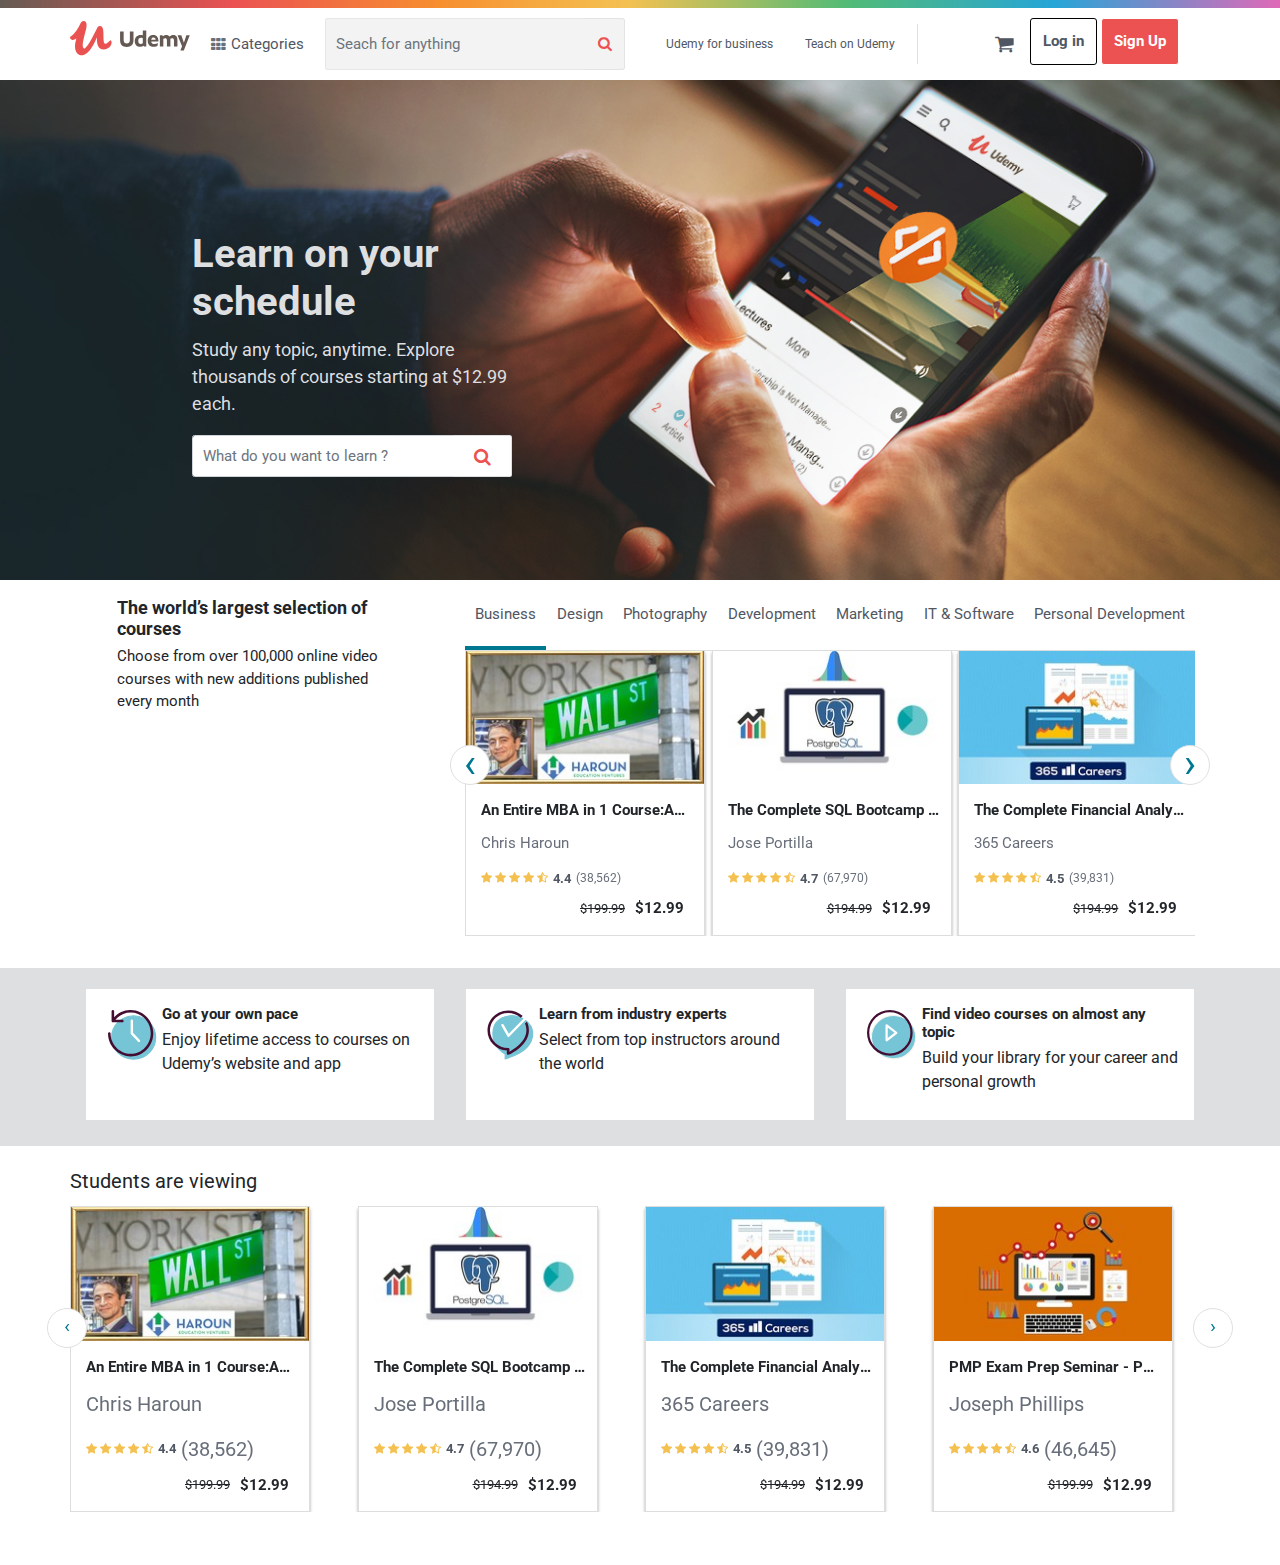
<file: index.html>
<!doctype html>
<html lang="en">

<head>
  <title>Online Courses - Learn Anything, On Your Schedule | Udemy</title>
  <!-- Required meta tags -->
  <meta charset="utf-8">
  <meta name="viewport" content="width=device-width, initial-scale=1, shrink-to-fit=no">

  <!-- Bootstrap CSS -->
  <link rel="stylesheet" href="./sass/vendors/bootstrap.min.css">
  <!-- FONT AWESOME LIBRARY -->
  <link rel="stylesheet" href="https://use.fontawesome.com/releases/v5.1.1/css/all.css"
    integrity="sha384-O8whS3fhG2OnA5Kas0Y9l3cfpmYjapjI0E4theH4iuMD+pLhbf6JI0jIMfYcK3yZ" crossorigin="anonymous">
  <link rel="stylesheet" href="https://maxcdn.bootstrapcdn.com/font-awesome/4.7.0/css/font-awesome.min.css">
  <!-- GOOGLE FONT ROBOTO -->
  <link href="https://fonts.googleapis.com/css2?family=Roboto:wght@400;700&display=swap" rel="stylesheet">
  <!-- OWL CAROUSEL -->
  <link rel="stylesheet" href="./sass/vendors/owl.theme.default.min.css">
  <link rel="stylesheet" href="./sass/vendors/owl.carousel.min.css">
  <!-- LINK MAIN CSS -->
  <link rel="stylesheet" href="./css/main.css">
</head>

<body>

  <header class="header">
    <div class="header__linear-gradient"></div>
    <div class="header__content container">
      <div class="row align-items-center">
        <div class="d-flex col-9 col-sm-10 col-lg-6">
          <a class="navbar-brand header__logo" href="#"><img src="./img/logo-coral.svg" alt="" srcset=""></a>
          <a href="#" class="header__categories text-decoration-none d-none d-sm-flex align-items-center">
            <i class="fa fa-th"></i>
            <span>Categories</span>
          </a>
          <div class="header__input-search input-group">
            <input type="text" class="form-control" placeholder="Seach for anything">
            <div class="input-group-append">
              <button class="btn" type="button">
                <i class="fa fa-search"></i>
              </button>
            </div>
          </div>
        </div>
        <div class="col-3 col-sm-2 col-lg-6">
          <div class="row align-items-center">
            <div class="d-none d-lg-block col-md-6">
              <div class="header__info  d-flex">
                <a href="#" class="header__categories text-decoration-none ">Udemy for business
                </a>
                <a href="#" class="header__categories text-decoration-none ">
                  Teach on Udemy
                </a>
              </div>
            </div>
            <div class="col-md-12 col-lg-6 d-flex justify-content-between justify-content-lg-center">
              <div class="header__cart"><a class="text-decoration-none " href="#">
                <i class="fa fa-shopping-cart" aria-hidden="true"></i>
              </a></div>
              <div class="header__buttons d-none d-lg-block">
                <button class="button-1">Log in</button>
                <button class="button-1">Sign Up</button>
              </div>
              </div>
            
          </div>
        </div>
      </div>
    </div>
  </header>

  <seciton class="carousel">
    <div class="container">
        <div class="carousel__content d-flex flex-column">
          <h1>Learn on your schedule</h1>
          <p>Study any topic, anytime. Explore thousands of courses starting at $12.99 each.</p>
          <div class="carousel__input-search input-group">
            <input type="text" class="form-control" placeholder="What do you want to learn ?">
            <div class="input-group-append">
              <button class="btn" type="button">
                <i class="fa fa-search"></i>
              </button>
            </div>
          </div>
        </div>
    </div>


  </seciton>

  <section class="new-chanel">
    <div class="new-chanel__content container">
      <div class="row">
        <div class="d-none d-xl-block col-xl-4">
          <div class="new-chanel__left d-flex flex-column align-items-center">
            <h3>The world’s largest selection of courses</h3>
            <span>Choose from over 100,000 online video courses with new additions published every month</span>
          </div>
        </div>
        <div class="col-md-12 col-xl-8">
          <nav>
            <div class="new-chanel__tabs nav nav-tabs custom-nav" id="nav-tab" role="tablist">
              <a class="nav-item nav-link active" id="nav-business-tab" data-toggle="tab" href="#nav-business" role="tab" aria-controls="nav-business" aria-selected="true">Business</a>
              <a class="nav-item nav-link" id="nav-design-tab" data-toggle="tab" href="#nav-design" role="tab" aria-controls="nav-design" aria-selected="false">Design</a>
              <a class="nav-item nav-link" id="nav-photography-tab" data-toggle="tab" href="#nav-photography" role="tab" aria-controls="nav-photography" aria-selected="false">Photography</a>
              <a class="nav-item nav-link" id="nav-development-tab" data-toggle="tab" href="#nav-development" role="tab" aria-controls="nav-development" aria-selected="false">Development</a>
              <a class="nav-item nav-link" id="nav-marketing-tab" data-toggle="tab" href="#nav-marketing" role="tab" aria-controls="nav-marketing" aria-selected="false">Marketing</a>
              <a class="nav-item nav-link" id="nav-it&software-tab" data-toggle="tab" href="#nav-it&software" role="tab" aria-controls="nav-it&software" aria-selected="false">IT & Software</a>
              <a class="nav-item nav-link" id="nav-personal-tab" data-toggle="tab" href="#nav-personal-dev" role="tab" aria-controls="nav-personal-dev" aria-selected="false">Personal Development</a>
            </div>
          </nav>
          <div class="tab-content new-change__content" id="nav-tabContent">
            <div class="tab-pane fade show active" id="nav-business" role="tabpanel" aria-labelledby="nav-business-tab">
              <div class="owl-one owl-carousel owl-theme position-relative" id="owl-one">
                <div class="course-item item">
                  <img src="./img/bus-1.jpg" alt="">
                  <div class="course-item__bottom">
                    <div class="course-item__title">
                      <div>
                        <p>An Entire MBA in 1 Course:Award Winning Business School Prof</p>
                      </div>
                      <span>Chris Haroun</span>
                    </div>
                    <div class="course-item__rated">
                      <div class="course-item__star">
                        <i class="fa fa-star"></i>
                        <i class="fa fa-star"></i>
                        <i class="fa fa-star"></i>
                        <i class="fa fa-star"></i>
                        <i class="fa fa-star-half-o"></i>
                      </div>
                      <h4 class="d-inline">4.4</h4>
                      <span>(38,562)</span>
                    </div>
                    <div class="course-item__prices">
                      <span>$199.99</span>
                      <span>$12.99</span>
                    </div>
                  </div>
                </div>
                <div class="course-item item">
                  <img src="./img/bus-2.jpg" alt="">
                  <div class="course-item__bottom">
                    <div class="course-item__title">
                      <div>
                        <p>The Complete SQL Bootcamp 2020: Go from Zero to Hero</p>
                      </div>
                      <span>Jose Portilla</span>
                    </div>
                    <div class="course-item__rated">
                      <div class="course-item__star">
                        <i class="fa fa-star"></i>
                        <i class="fa fa-star"></i>
                        <i class="fa fa-star"></i>
                        <i class="fa fa-star"></i>
                        <i class="fa fa-star-half-o"></i>
                      </div>
                      <h4 class="d-inline">4.7</h4>
                      <span>(67,970)</span>
                    </div>
                    <div class="course-item__prices">
                      <span>$194.99</span>
                      <span>$12.99</span>
                    </div>
                  </div>
                </div>
                <div class="course-item item">
                  <img src="./img/bus-3.jpg" alt="">
                  <div class="course-item__bottom">
                    <div class="course-item__title">
                      <div>
                        <p>The Complete Financial Analyst Course 2020</p>
                      </div>
                      <span>365 Careers</span>
                    </div>
                    <div class="course-item__rated">
                      <div class="course-item__star">
                        <i class="fa fa-star"></i>
                        <i class="fa fa-star"></i>
                        <i class="fa fa-star"></i>
                        <i class="fa fa-star"></i>
                        <i class="fa fa-star-half-o"></i>
                      </div>
                      <h4 class="d-inline">4.5</h4>
                      <span>(39,831)</span>
                    </div>
                    <div class="course-item__prices">
                      <span>$194.99</span>
                      <span>$12.99</span>
                    </div>
                  </div>
                </div>
                <div class="course-item item">
                  <img src="./img/bus-4.jpg" alt="">
                  <div class="course-item__bottom">
                    <div class="course-item__title">
                      <div>
                        <p>PMP Exam Prep Seminar - PMBOK Guide 6</p>
                      </div>
                      <span>Joseph Phillips</span>
                    </div>
                    <div class="course-item__rated">
                      <div class="course-item__star">
                        <i class="fa fa-star"></i>
                        <i class="fa fa-star"></i>
                        <i class="fa fa-star"></i>
                        <i class="fa fa-star"></i>
                        <i class="fa fa-star-half-o"></i>
                      </div>
                      <h4 class="d-inline">4.6</h4>
                      <span>(46,645)</span>
                    </div>
                    <div class="course-item__prices">
                      <span>$199.99</span>
                      <span>$12.99</span>
                    </div>
                  </div>
                </div>
            </div>
            </div>
            <div class="tab-pane fade" id="nav-design" role="tabpanel" aria-labelledby="nav-design-tab">
              <div class="owl-one owl-carousel owl-theme position-relative" id="owl-one">
                <div class="course-item item">
                  <img src="./img/bus-1.jpg" alt="">
                  <div class="course-item__bottom">
                    <div class="course-item__title">
                      <div>
                        <p>An Entire MBA in 1 Course:Award Winning Business School Prof</p>
                      </div>
                      <span>Chris Haroun</span>
                    </div>
                    <div class="course-item__rated">
                      <div class="course-item__star">
                        <i class="fa fa-star"></i>
                        <i class="fa fa-star"></i>
                        <i class="fa fa-star"></i>
                        <i class="fa fa-star"></i>
                        <i class="fa fa-star-half-o"></i>
                      </div>
                      <h4 class="d-inline">4.4</h4>
                      <span>(38,562)</span>
                    </div>
                    <div class="course-item__prices">
                      <span>$199.99</span>
                      <span>$12.99</span>
                    </div>
                  </div>
                </div>
                <div class="course-item item">
                  <img src="./img/bus-2.jpg" alt="">
                  <div class="course-item__bottom">
                    <div class="course-item__title">
                      <div>
                        <p>The Complete SQL Bootcamp 2020: Go from Zero to Hero</p>
                      </div>
                      <span>Jose Portilla</span>
                    </div>
                    <div class="course-item__rated">
                      <div class="course-item__star">
                        <i class="fa fa-star"></i>
                        <i class="fa fa-star"></i>
                        <i class="fa fa-star"></i>
                        <i class="fa fa-star"></i>
                        <i class="fa fa-star-half-o"></i>
                      </div>
                      <h4 class="d-inline">4.7</h4>
                      <span>(67,970)</span>
                    </div>
                    <div class="course-item__prices">
                      <span>$194.99</span>
                      <span>$12.99</span>
                    </div>
                  </div>
                </div>
                <div class="course-item item">
                  <img src="./img/bus-3.jpg" alt="">
                  <div class="course-item__bottom">
                    <div class="course-item__title">
                      <div>
                        <p>The Complete Financial Analyst Course 2020</p>
                      </div>
                      <span>365 Careers</span>
                    </div>
                    <div class="course-item__rated">
                      <div class="course-item__star">
                        <i class="fa fa-star"></i>
                        <i class="fa fa-star"></i>
                        <i class="fa fa-star"></i>
                        <i class="fa fa-star"></i>
                        <i class="fa fa-star-half-o"></i>
                      </div>
                      <h4 class="d-inline">4.5</h4>
                      <span>(39,831)</span>
                    </div>
                    <div class="course-item__prices">
                      <span>$194.99</span>
                      <span>$12.99</span>
                    </div>
                  </div>
                </div>
                <div class="course-item item">
                  <img src="./img/bus-4.jpg" alt="">
                  <div class="course-item__bottom">
                    <div class="course-item__title">
                      <div>
                        <p>PMP Exam Prep Seminar - PMBOK Guide 6</p>
                      </div>
                      <span>Joseph Phillips</span>
                    </div>
                    <div class="course-item__rated">
                      <div class="course-item__star">
                        <i class="fa fa-star"></i>
                        <i class="fa fa-star"></i>
                        <i class="fa fa-star"></i>
                        <i class="fa fa-star"></i>
                        <i class="fa fa-star-half-o"></i>
                      </div>
                      <h4 class="d-inline">4.6</h4>
                      <span>(46,645)</span>
                    </div>
                    <div class="course-item__prices">
                      <span>$199.99</span>
                      <span>$12.99</span>
                    </div>
                  </div>
                </div>
            </div>
            </div>
            <div class="tab-pane fade" id="nav-photography" role="tabpanel" aria-labelledby="nav-photography-tab">
              <div class="owl-one owl-carousel owl-theme position-relative" id="owl-one">
                <div class="course-item item">
                  <img src="./img/bus-1.jpg" alt="">
                  <div class="course-item__bottom">
                    <div class="course-item__title">
                      <div>
                        <p>An Entire MBA in 1 Course:Award Winning Business School Prof</p>
                      </div>
                      <span>Chris Haroun</span>
                    </div>
                    <div class="course-item__rated">
                      <div class="course-item__star">
                        <i class="fa fa-star"></i>
                        <i class="fa fa-star"></i>
                        <i class="fa fa-star"></i>
                        <i class="fa fa-star"></i>
                        <i class="fa fa-star-half-o"></i>
                      </div>
                      <h4 class="d-inline">4.4</h4>
                      <span>(38,562)</span>
                    </div>
                    <div class="course-item__prices">
                      <span>$199.99</span>
                      <span>$12.99</span>
                    </div>
                  </div>
                </div>
                <div class="course-item item">
                  <img src="./img/bus-2.jpg" alt="">
                  <div class="course-item__bottom">
                    <div class="course-item__title">
                      <div>
                        <p>The Complete SQL Bootcamp 2020: Go from Zero to Hero</p>
                      </div>
                      <span>Jose Portilla</span>
                    </div>
                    <div class="course-item__rated">
                      <div class="course-item__star">
                        <i class="fa fa-star"></i>
                        <i class="fa fa-star"></i>
                        <i class="fa fa-star"></i>
                        <i class="fa fa-star"></i>
                        <i class="fa fa-star-half-o"></i>
                      </div>
                      <h4 class="d-inline">4.7</h4>
                      <span>(67,970)</span>
                    </div>
                    <div class="course-item__prices">
                      <span>$194.99</span>
                      <span>$12.99</span>
                    </div>
                  </div>
                </div>
                <div class="course-item item">
                  <img src="./img/bus-3.jpg" alt="">
                  <div class="course-item__bottom">
                    <div class="course-item__title">
                      <div>
                        <p>The Complete Financial Analyst Course 2020</p>
                      </div>
                      <span>365 Careers</span>
                    </div>
                    <div class="course-item__rated">
                      <div class="course-item__star">
                        <i class="fa fa-star"></i>
                        <i class="fa fa-star"></i>
                        <i class="fa fa-star"></i>
                        <i class="fa fa-star"></i>
                        <i class="fa fa-star-half-o"></i>
                      </div>
                      <h4 class="d-inline">4.5</h4>
                      <span>(39,831)</span>
                    </div>
                    <div class="course-item__prices">
                      <span>$194.99</span>
                      <span>$12.99</span>
                    </div>
                  </div>
                </div>
                <div class="course-item item">
                  <img src="./img/bus-4.jpg" alt="">
                  <div class="course-item__bottom">
                    <div class="course-item__title">
                      <div>
                        <p>PMP Exam Prep Seminar - PMBOK Guide 6</p>
                      </div>
                      <span>Joseph Phillips</span>
                    </div>
                    <div class="course-item__rated">
                      <div class="course-item__star">
                        <i class="fa fa-star"></i>
                        <i class="fa fa-star"></i>
                        <i class="fa fa-star"></i>
                        <i class="fa fa-star"></i>
                        <i class="fa fa-star-half-o"></i>
                      </div>
                      <h4 class="d-inline">4.6</h4>
                      <span>(46,645)</span>
                    </div>
                    <div class="course-item__prices">
                      <span>$199.99</span>
                      <span>$12.99</span>
                    </div>
                  </div>
                </div>
            </div>
            </div>
            <div class="tab-pane fade" id="nav-development" role="tabpanel" aria-labelledby="nav-development-tab">
              <div class="owl-one owl-carousel owl-theme" id="owl-one">
                <div class="course-item item">
                  <img src="./img/bus-1.jpg" alt="">
                  <div class="course-item__bottom">
                    <div class="course-item__title">
                      <div>
                        <p>An Entire MBA in 1 Course:Award Winning Business School Prof</p>
                      </div>
                      <span>Chris Haroun</span>
                    </div>
                    <div class="course-item__rated">
                      <div class="course-item__star">
                        <i class="fa fa-star"></i>
                        <i class="fa fa-star"></i>
                        <i class="fa fa-star"></i>
                        <i class="fa fa-star"></i>
                        <i class="fa fa-star-half-o"></i>
                      </div>
                      <h4 class="d-inline">4.4</h4>
                      <span>(38,562)</span>
                    </div>
                    <div class="course-item__prices">
                      <span>$199.99</span>
                      <span>$12.99</span>
                    </div>
                  </div>
                </div>
                <div class="course-item item">
                  <img src="./img/bus-2.jpg" alt="">
                  <div class="course-item__bottom">
                    <div class="course-item__title">
                      <div>
                        <p>The Complete SQL Bootcamp 2020: Go from Zero to Hero</p>
                      </div>
                      <span>Jose Portilla</span>
                    </div>
                    <div class="course-item__rated">
                      <div class="course-item__star">
                        <i class="fa fa-star"></i>
                        <i class="fa fa-star"></i>
                        <i class="fa fa-star"></i>
                        <i class="fa fa-star"></i>
                        <i class="fa fa-star-half-o"></i>
                      </div>
                      <h4 class="d-inline">4.7</h4>
                      <span>(67,970)</span>
                    </div>
                    <div class="course-item__prices">
                      <span>$194.99</span>
                      <span>$12.99</span>
                    </div>
                  </div>
                </div>
                <div class="course-item item">
                  <img src="./img/bus-3.jpg" alt="">
                  <div class="course-item__bottom">
                    <div class="course-item__title">
                      <div>
                        <p>The Complete Financial Analyst Course 2020</p>
                      </div>
                      <span>365 Careers</span>
                    </div>
                    <div class="course-item__rated">
                      <div class="course-item__star">
                        <i class="fa fa-star"></i>
                        <i class="fa fa-star"></i>
                        <i class="fa fa-star"></i>
                        <i class="fa fa-star"></i>
                        <i class="fa fa-star-half-o"></i>
                      </div>
                      <h4 class="d-inline">4.5</h4>
                      <span>(39,831)</span>
                    </div>
                    <div class="course-item__prices">
                      <span>$194.99</span>
                      <span>$12.99</span>
                    </div>
                  </div>
                </div>
                <div class="course-item item">
                  <img src="./img/bus-4.jpg" alt="">
                  <div class="course-item__bottom">
                    <div class="course-item__title">
                      <div>
                        <p>PMP Exam Prep Seminar - PMBOK Guide 6</p>
                      </div>
                      <span>Joseph Phillips</span>
                    </div>
                    <div class="course-item__rated">
                      <div class="course-item__star">
                        <i class="fa fa-star"></i>
                        <i class="fa fa-star"></i>
                        <i class="fa fa-star"></i>
                        <i class="fa fa-star"></i>
                        <i class="fa fa-star-half-o"></i>
                      </div>
                      <h4 class="d-inline">4.6</h4>
                      <span>(46,645)</span>
                    </div>
                    <div class="course-item__prices">
                      <span>$199.99</span>
                      <span>$12.99</span>
                    </div>
                  </div>
                </div>
            </div>
            </div>
            <div class="tab-pane fade" id="nav-marketing" role="tabpanel" aria-labelledby="nav-marketing-tab">
              <div class="owl-one owl-carousel owl-theme position-relative" id="owl-one">
                <div class="course-item item">
                  <img src="./img/bus-1.jpg" alt="">
                  <div class="course-item__bottom">
                    <div class="course-item__title">
                      <div>
                        <p>An Entire MBA in 1 Course:Award Winning Business School Prof</p>
                      </div>
                      <span>Chris Haroun</span>
                    </div>
                    <div class="course-item__rated">
                      <div class="course-item__star">
                        <i class="fa fa-star"></i>
                        <i class="fa fa-star"></i>
                        <i class="fa fa-star"></i>
                        <i class="fa fa-star"></i>
                        <i class="fa fa-star-half-o"></i>
                      </div>
                      <h4 class="d-inline">4.4</h4>
                      <span>(38,562)</span>
                    </div>
                    <div class="course-item__prices">
                      <span>$199.99</span>
                      <span>$12.99</span>
                    </div>
                  </div>
                </div>
                <div class="course-item item">
                  <img src="./img/bus-2.jpg" alt="">
                  <div class="course-item__bottom">
                    <div class="course-item__title">
                      <div>
                        <p>The Complete SQL Bootcamp 2020: Go from Zero to Hero</p>
                      </div>
                      <span>Jose Portilla</span>
                    </div>
                    <div class="course-item__rated">
                      <div class="course-item__star">
                        <i class="fa fa-star"></i>
                        <i class="fa fa-star"></i>
                        <i class="fa fa-star"></i>
                        <i class="fa fa-star"></i>
                        <i class="fa fa-star-half-o"></i>
                      </div>
                      <h4 class="d-inline">4.7</h4>
                      <span>(67,970)</span>
                    </div>
                    <div class="course-item__prices">
                      <span>$194.99</span>
                      <span>$12.99</span>
                    </div>
                  </div>
                </div>
                <div class="course-item item">
                  <img src="./img/bus-3.jpg" alt="">
                  <div class="course-item__bottom">
                    <div class="course-item__title">
                      <div>
                        <p>The Complete Financial Analyst Course 2020</p>
                      </div>
                      <span>365 Careers</span>
                    </div>
                    <div class="course-item__rated">
                      <div class="course-item__star">
                        <i class="fa fa-star"></i>
                        <i class="fa fa-star"></i>
                        <i class="fa fa-star"></i>
                        <i class="fa fa-star"></i>
                        <i class="fa fa-star-half-o"></i>
                      </div>
                      <h4 class="d-inline">4.5</h4>
                      <span>(39,831)</span>
                    </div>
                    <div class="course-item__prices">
                      <span>$194.99</span>
                      <span>$12.99</span>
                    </div>
                  </div>
                </div>
                <div class="course-item item">
                  <img src="./img/bus-4.jpg" alt="">
                  <div class="course-item__bottom">
                    <div class="course-item__title">
                      <div>
                        <p>PMP Exam Prep Seminar - PMBOK Guide 6</p>
                      </div>
                      <span>Joseph Phillips</span>
                    </div>
                    <div class="course-item__rated">
                      <div class="course-item__star">
                        <i class="fa fa-star"></i>
                        <i class="fa fa-star"></i>
                        <i class="fa fa-star"></i>
                        <i class="fa fa-star"></i>
                        <i class="fa fa-star-half-o"></i>
                      </div>
                      <h4 class="d-inline">4.6</h4>
                      <span>(46,645)</span>
                    </div>
                    <div class="course-item__prices">
                      <span>$199.99</span>
                      <span>$12.99</span>
                    </div>
                  </div>
                </div>
            </div>
            </div>
            <div class="tab-pane fade" id="nav-it&software" role="tabpanel" aria-labelledby="nav-it&software-tab">
              <div class="owl-one owl-carousel owl-theme position-relative" id="owl-one">
                <div class="course-item item">
                  <img src="./img/bus-1.jpg" alt="">
                  <div class="course-item__bottom">
                    <div class="course-item__title">
                      <div>
                        <p>An Entire MBA in 1 Course:Award Winning Business School Prof</p>
                      </div>
                      <span>Chris Haroun</span>
                    </div>
                    <div class="course-item__rated">
                      <div class="course-item__star">
                        <i class="fa fa-star"></i>
                        <i class="fa fa-star"></i>
                        <i class="fa fa-star"></i>
                        <i class="fa fa-star"></i>
                        <i class="fa fa-star-half-o"></i>
                      </div>
                      <h4 class="d-inline">4.4</h4>
                      <span>(38,562)</span>
                    </div>
                    <div class="course-item__prices">
                      <span>$199.99</span>
                      <span>$12.99</span>
                    </div>
                  </div>
                </div>
                <div class="course-item item">
                  <img src="./img/bus-2.jpg" alt="">
                  <div class="course-item__bottom">
                    <div class="course-item__title">
                      <div>
                        <p>The Complete SQL Bootcamp 2020: Go from Zero to Hero</p>
                      </div>
                      <span>Jose Portilla</span>
                    </div>
                    <div class="course-item__rated">
                      <div class="course-item__star">
                        <i class="fa fa-star"></i>
                        <i class="fa fa-star"></i>
                        <i class="fa fa-star"></i>
                        <i class="fa fa-star"></i>
                        <i class="fa fa-star-half-o"></i>
                      </div>
                      <h4 class="d-inline">4.7</h4>
                      <span>(67,970)</span>
                    </div>
                    <div class="course-item__prices">
                      <span>$194.99</span>
                      <span>$12.99</span>
                    </div>
                  </div>
                </div>
                <div class="course-item item">
                  <img src="./img/bus-3.jpg" alt="">
                  <div class="course-item__bottom">
                    <div class="course-item__title">
                      <div>
                        <p>The Complete Financial Analyst Course 2020</p>
                      </div>
                      <span>365 Careers</span>
                    </div>
                    <div class="course-item__rated">
                      <div class="course-item__star">
                        <i class="fa fa-star"></i>
                        <i class="fa fa-star"></i>
                        <i class="fa fa-star"></i>
                        <i class="fa fa-star"></i>
                        <i class="fa fa-star-half-o"></i>
                      </div>
                      <h4 class="d-inline">4.5</h4>
                      <span>(39,831)</span>
                    </div>
                    <div class="course-item__prices">
                      <span>$194.99</span>
                      <span>$12.99</span>
                    </div>
                  </div>
                </div>
                <div class="course-item item">
                  <img src="./img/bus-4.jpg" alt="">
                  <div class="course-item__bottom">
                    <div class="course-item__title">
                      <div>
                        <p>PMP Exam Prep Seminar - PMBOK Guide 6</p>
                      </div>
                      <span>Joseph Phillips</span>
                    </div>
                    <div class="course-item__rated">
                      <div class="course-item__star">
                        <i class="fa fa-star"></i>
                        <i class="fa fa-star"></i>
                        <i class="fa fa-star"></i>
                        <i class="fa fa-star"></i>
                        <i class="fa fa-star-half-o"></i>
                      </div>
                      <h4 class="d-inline">4.6</h4>
                      <span>(46,645)</span>
                    </div>
                    <div class="course-item__prices">
                      <span>$199.99</span>
                      <span>$12.99</span>
                    </div>
                  </div>
                </div>
            </div>
            </div>
            <div class="tab-pane fade" id="nav-personal-dev" role="tabpanel" aria-labelledby="nav-personal-tab">
              <div class="owl-one owl-carousel owl-theme position-relative" id="owl-one">
                <div class="course-item item">
                  <img src="./img/bus-1.jpg" alt="">
                  <div class="course-item__bottom">
                    <div class="course-item__title">
                      <div>
                        <p>An Entire MBA in 1 Course:Award Winning Business School Prof</p>
                      </div>
                      <span>Chris Haroun</span>
                    </div>
                    <div class="course-item__rated">
                      <div class="course-item__star">
                        <i class="fa fa-star"></i>
                        <i class="fa fa-star"></i>
                        <i class="fa fa-star"></i>
                        <i class="fa fa-star"></i>
                        <i class="fa fa-star-half-o"></i>
                      </div>
                      <h4 class="d-inline">4.4</h4>
                      <span>(38,562)</span>
                    </div>
                    <div class="course-item__prices">
                      <span>$199.99</span>
                      <span>$12.99</span>
                    </div>
                  </div>
                </div>
                <div class="course-item item">
                  <img src="./img/bus-2.jpg" alt="">
                  <div class="course-item__bottom">
                    <div class="course-item__title">
                      <div>
                        <p>The Complete SQL Bootcamp 2020: Go from Zero to Hero</p>
                      </div>
                      <span>Jose Portilla</span>
                    </div>
                    <div class="course-item__rated">
                      <div class="course-item__star">
                        <i class="fa fa-star"></i>
                        <i class="fa fa-star"></i>
                        <i class="fa fa-star"></i>
                        <i class="fa fa-star"></i>
                        <i class="fa fa-star-half-o"></i>
                      </div>
                      <h4 class="d-inline">4.7</h4>
                      <span>(67,970)</span>
                    </div>
                    <div class="course-item__prices">
                      <span>$194.99</span>
                      <span>$12.99</span>
                    </div>
                  </div>
                </div>
                <div class="course-item item">
                  <img src="./img/bus-3.jpg" alt="">
                  <div class="course-item__bottom">
                    <div class="course-item__title">
                      <div>
                        <p>The Complete Financial Analyst Course 2020</p>
                      </div>
                      <span>365 Careers</span>
                    </div>
                    <div class="course-item__rated">
                      <div class="course-item__star">
                        <i class="fa fa-star"></i>
                        <i class="fa fa-star"></i>
                        <i class="fa fa-star"></i>
                        <i class="fa fa-star"></i>
                        <i class="fa fa-star-half-o"></i>
                      </div>
                      <h4 class="d-inline">4.5</h4>
                      <span>(39,831)</span>
                    </div>
                    <div class="course-item__prices">
                      <span>$194.99</span>
                      <span>$12.99</span>
                    </div>
                  </div>
                </div>
                <div class="course-item item">
                  <img src="./img/bus-4.jpg" alt="">
                  <div class="course-item__bottom">
                    <div class="course-item__title">
                      <div>
                        <p>PMP Exam Prep Seminar - PMBOK Guide 6</p>
                      </div>
                      <span>Joseph Phillips</span>
                    </div>
                    <div class="course-item__rated">
                      <div class="course-item__star">
                        <i class="fa fa-star"></i>
                        <i class="fa fa-star"></i>
                        <i class="fa fa-star"></i>
                        <i class="fa fa-star"></i>
                        <i class="fa fa-star-half-o"></i>
                      </div>
                      <h4 class="d-inline">4.6</h4>
                      <span>(46,645)</span>
                    </div>
                    <div class="course-item__prices">
                      <span>$199.99</span>
                      <span>$12.99</span>
                    </div>
                  </div>
                </div>
            </div>
            </div>
          </div>
        </div>
      </div>
    </div>
    <div class="new-chanel__values container-fluid">
      <div class="container">
        <div class="row">
          <div class="col-12 col-md-4 mb-2">
            <div class="item value-pros d-flex align-items-md-start align-items-center flex-column flex-md-row text-center text-md-left">
              <img class="p-2" src="./img/go_own_pace.svg" alt="">
              <div>
                <h4>Go at your own pace</h4>
                <p>Enjoy lifetime access to courses on Udemy’s website and app</p>
              </div>
            </div>
          </div>
          <div class="col-12 col-md-4 mb-2">
            <div class="item value-pros d-flex align-items-md-start align-items-center flex-column flex-md-row text-center text-md-left">
              <img class="p-2"src="./img/learn_from_experts.svg" alt="">
              <div>
                <h4>Learn from industry experts</h4>
                <p>Select from top instructors around the world</p>
              </div>
            </div>
          </div>
          <div class="col-12 col-md-4 mb-2">
            <div class="item value-pros d-flex align-items-md-start align-items-center flex-column flex-md-row text-center text-md-left">
              <img class="p-2" src="./img/video_courses.svg" alt="">
              <div>
                <h4>Find video courses on almost any topic</h4>
                <p>Build your library for your career and personal growth</p>
              </div>
            </div>
          </div>
      </div>

      </div>
     
      </div>
    </div>
  </section>
  
  <section class="viewing">
    <div class="viewing__content container">
      <span>Students are viewing</span>
      <div class="owl-two owl-carousel owl-theme mt-3" id="owl-two">
        <div class="course-item item">
          <img src="./img/bus-1.jpg" alt="">
          <div class="course-item__bottom">
            <div class="course-item__title">
              <div>
                <p>An Entire MBA in 1 Course:Award Winning Business School Prof</p>
              </div>
              <span>Chris Haroun</span>
            </div>
            <div class="course-item__rated">
              <div class="course-item__star">
                <i class="fa fa-star"></i>
                <i class="fa fa-star"></i>
                <i class="fa fa-star"></i>
                <i class="fa fa-star"></i>
                <i class="fa fa-star-half-o"></i>
              </div>
              <h4 class="d-inline">4.4</h4>
              <span>(38,562)</span>
            </div>
            <div class="course-item__prices">
              <span>$199.99</span>
              <span>$12.99</span>
            </div>
          </div>
        </div>
        <div class="course-item item">
          <img src="./img/bus-2.jpg" alt="">
          <div class="course-item__bottom">
            <div class="course-item__title">
              <div>
                <p>The Complete SQL Bootcamp 2020: Go from Zero to Hero</p>
              </div>
              <span>Jose Portilla</span>
            </div>
            <div class="course-item__rated">
              <div class="course-item__star">
                <i class="fa fa-star"></i>
                <i class="fa fa-star"></i>
                <i class="fa fa-star"></i>
                <i class="fa fa-star"></i>
                <i class="fa fa-star-half-o"></i>
              </div>
              <h4 class="d-inline">4.7</h4>
              <span>(67,970)</span>
            </div>
            <div class="course-item__prices">
              <span>$194.99</span>
              <span>$12.99</span>
            </div>
          </div>
        </div>
        <div class="course-item item">
          <img src="./img/bus-3.jpg" alt="">
          <div class="course-item__bottom">
            <div class="course-item__title">
              <div>
                <p>The Complete Financial Analyst Course 2020</p>
              </div>
              <span>365 Careers</span>
            </div>
            <div class="course-item__rated">
              <div class="course-item__star">
                <i class="fa fa-star"></i>
                <i class="fa fa-star"></i>
                <i class="fa fa-star"></i>
                <i class="fa fa-star"></i>
                <i class="fa fa-star-half-o"></i>
              </div>
              <h4 class="d-inline">4.5</h4>
              <span>(39,831)</span>
            </div>
            <div class="course-item__prices">
              <span>$194.99</span>
              <span>$12.99</span>
            </div>
          </div>
        </div>
        <div class="course-item item">
          <img src="./img/bus-4.jpg" alt="">
          <div class="course-item__bottom">
            <div class="course-item__title">
              <div>
                <p>PMP Exam Prep Seminar - PMBOK Guide 6</p>
              </div>
              <span>Joseph Phillips</span>
            </div>
            <div class="course-item__rated">
              <div class="course-item__star">
                <i class="fa fa-star"></i>
                <i class="fa fa-star"></i>
                <i class="fa fa-star"></i>
                <i class="fa fa-star"></i>
                <i class="fa fa-star-half-o"></i>
              </div>
              <h4 class="d-inline">4.6</h4>
              <span>(46,645)</span>
            </div>
            <div class="course-item__prices">
              <span>$199.99</span>
              <span>$12.99</span>
            </div>
          </div>
        </div>
        <div class="course-item item">
          <img src="./img/bus-1.jpg" alt="">
          <div class="course-item__bottom">
            <div class="course-item__title">
              <div>
                <p>An Entire MBA in 1 Course:Award Winning Business School Prof</p>
              </div>
              <span>Chris Haroun</span>
            </div>
            <div class="course-item__rated">
              <div class="course-item__star">
                <i class="fa fa-star"></i>
                <i class="fa fa-star"></i>
                <i class="fa fa-star"></i>
                <i class="fa fa-star"></i>
                <i class="fa fa-star-half-o"></i>
              </div>
              <h4 class="d-inline">4.4</h4>
              <span>(38,562)</span>
            </div>
            <div class="course-item__prices">
              <span>$199.99</span>
              <span>$12.99</span>
            </div>
          </div>
        </div>
        <div class="course-item item">
          <img src="./img/bus-2.jpg" alt="">
          <div class="course-item__bottom">
            <div class="course-item__title">
              <div>
                <p>The Complete SQL Bootcamp 2020: Go from Zero to Hero</p>
              </div>
              <span>Jose Portilla</span>
            </div>
            <div class="course-item__rated">
              <div class="course-item__star">
                <i class="fa fa-star"></i>
                <i class="fa fa-star"></i>
                <i class="fa fa-star"></i>
                <i class="fa fa-star"></i>
                <i class="fa fa-star-half-o"></i>
              </div>
              <h4 class="d-inline">4.7</h4>
              <span>(67,970)</span>
            </div>
            <div class="course-item__prices">
              <span>$194.99</span>
              <span>$12.99</span>
            </div>
          </div>
        </div>
        <div class="course-item item">
          <img src="./img/bus-3.jpg" alt="">
          <div class="course-item__bottom">
            <div class="course-item__title">
              <div>
                <p>The Complete Financial Analyst Course 2020</p>
              </div>
              <span>365 Careers</span>
            </div>
            <div class="course-item__rated">
              <div class="course-item__star">
                <i class="fa fa-star"></i>
                <i class="fa fa-star"></i>
                <i class="fa fa-star"></i>
                <i class="fa fa-star"></i>
                <i class="fa fa-star-half-o"></i>
              </div>
              <h4 class="d-inline">4.5</h4>
              <span>(39,831)</span>
            </div>
            <div class="course-item__prices">
              <span>$194.99</span>
              <span>$12.99</span>
            </div>
          </div>
        </div>
        <div class="course-item item">
          <img src="./img/bus-4.jpg" alt="">
          <div class="course-item__bottom">
            <div class="course-item__title">
              <div>
                <p>PMP Exam Prep Seminar - PMBOK Guide 6</p>
              </div>
              <span>Joseph Phillips</span>
            </div>
            <div class="course-item__rated">
              <div class="course-item__star">
                <i class="fa fa-star"></i>
                <i class="fa fa-star"></i>
                <i class="fa fa-star"></i>
                <i class="fa fa-star"></i>
                <i class="fa fa-star-half-o"></i>
              </div>
              <h4 class="d-inline">4.6</h4>
              <span>(46,645)</span>
            </div>
            <div class="course-item__prices">
              <span>$199.99</span>
              <span>$12.99</span>
            </div>
          </div>
        </div>
    </div>
    </div>
  </section>
  
  <!-- Optional JavaScript -->
  <!-- jQuery first, then Popper.js, then Bootstrap JS -->
  <script src="./sass/vendors/jquery-3.3.1.slim.min.js"></script>
  <script src="./sass/vendors/popper.min.js"></script>
  <script src="./sass/vendors/bootstrap.min.js"></script>
  <script src='./sass/vendors/owl.carousel.min.js'></script>
  <script>
    //START OWL CAROUSEL
    $('.owl-one').owlCarousel({
        loop: true,
        margin: 10,
        nav: true,
        dots: false,
        responsive: {
          0: {
            items: 1
          },
          500: {
            items: 2
          },
          768: {
            items: 3
          }
        }
      })


//END OWL CAROUSEL
  </script>
  <script>
    $('.owl-two').owlCarousel({
        loop: true,
        margin: 10,
        nav: true,
        dots: false,
        responsive: {
          0: {
            items: 1
          },
          480: {
            items: 2
          },
          768: {
            items: 3
          },
          1200: {
            items: 4
          }
        }
      })
  </script>
</body>

</html>
</file>
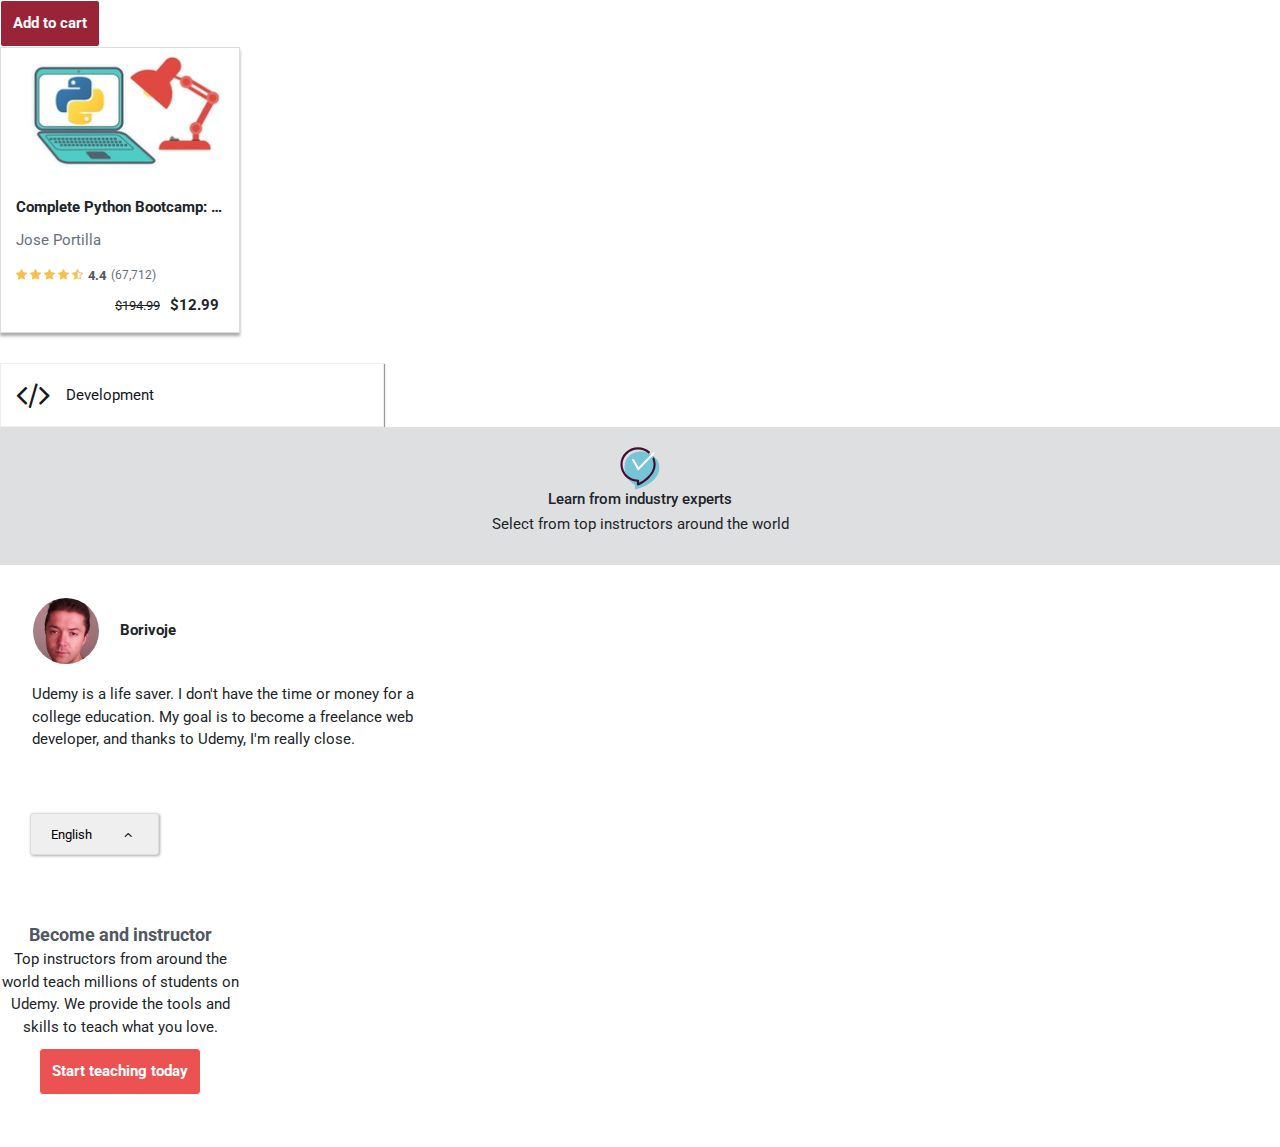
<file: components.html>
<!DOCTYPE html>
<html lang="en">
<head>
    <meta charset="UTF-8">
    <meta name="viewport" content="width=device-width, initial-scale=1.0">
    <title>Document</title>
      <!-- Bootstrap CSS -->
  <link rel="stylesheet" href="./sass/vendors/bootstrap.min.css">
  <!-- FONT AWESOME LIBRARY -->
  <link rel="stylesheet" href="https://use.fontawesome.com/releases/v5.1.1/css/all.css"
    integrity="sha384-O8whS3fhG2OnA5Kas0Y9l3cfpmYjapjI0E4theH4iuMD+pLhbf6JI0jIMfYcK3yZ" crossorigin="anonymous">
  <link rel="stylesheet" href="https://maxcdn.bootstrapcdn.com/font-awesome/4.7.0/css/font-awesome.min.css">
  <!-- GOOGLE FONT ROBOTO -->
  <link href="https://fonts.googleapis.com/css2?family=Roboto:wght@400;700&display=swap" rel="stylesheet">
  <!-- OWL CAROUSEL -->
  <link rel="stylesheet" href="./sass/vendors/owl.theme.default.min.css">
  <link rel="stylesheet" href="./sass/vendors/owl.carousel.min.css">
  <!-- LINK MAIN CSS -->
  <link rel="stylesheet" href="./css/main.css">
</head>
<body>
    <div></div>
  <button class="button-1">Add to cart</button>
  <div class="course-item">
    <img src="./img/567828_67d0.jpg" alt="">
    <div class="course-item__bottom">
      <div class="course-item__title">
        <div>
          <p>Complete Python Bootcamp: Go from zero to hero in Python 3</p>
        </div>
        <span>Jose Portilla</span>
      </div>
      <div class="course-item__rated">
        <div class="course-item__star">
          <i class="fa fa-star"></i>
          <i class="fa fa-star"></i>
          <i class="fa fa-star"></i>
          <i class="fa fa-star"></i>
          <i class="fa fa-star-half-o"></i>
        </div>
        <h4 class="d-inline">4.4</h4>
        <span>(67,712)</span>
      </div>
      <div class="course-item__prices">
        <span>$194.99</span>
        <span>$12.99</span>
      </div>
    </div>
  </div>

  <div class="m-5"></div>
  <a class="text-decoration-none" href="">
    <div class="panel">
      <i class="fa fa-code"></i>
      <span>Development</span>
    </div>
  </a>

  <div class="new-chanel__values d-flex flex-column align-items-center">
    <img src="./img/learn_from_experts.svg" alt="">
    <h4>Learn from industry experts</h4>
    <p>Select from top instructors around the world</p>
  </div>

  <div class="review-card">
    <div class="review-card__top">
      <img src="./img/8872940_27b4_3.jpg" alt="">
      <span>Borivoje</span>
    </div>
    <div class="review-card__bottom">
      Udemy is a life saver. I don't have the time or money for a college education. My goal is to become a freelance
      web developer, and thanks to Udemy, I'm really close.
    </div>
  </div>

  <button class="btn-lang position-relative m-5">
    <i class="fas fa-globe-americas"></i>
    <span>English</span>
    <i class="fa fa-angle-up"></i>
    <div class="lang-select position-absolute list-unstyled">
      <a href="" class="text-decoration-none">English</a>
      <a href="" class="text-decoration-none">Deutsch</a>
      <a href="" class="text-decoration-none">Español</a>
      <a href="" class="text-decoration-none">Français</a>
      <a href="" class="text-decoration-none">Bahasa Indonesia</a>
      <a href="" class="text-decoration-none">Italiano</a>
      <a href="" class="text-decoration-none">日本語</a>
      <a href="" class="text-decoration-none">한국어</a>
      <a href="" class="text-decoration-none">Nederlands</a>
      <a href="" class="text-decoration-none">Polski</a>
      <a href="" class="text-decoration-none">Português</a>
      <a href="" class="text-decoration-none">Română</a>
      <a href="" class="text-decoration-none">Русский</a>
      <a href="" class="text-decoration-none">ภาษาไทย</a>
      <a href="" class="text-decoration-none">Türkçe</a>
      <a href="" class="text-decoration-none">中文(简体)</a>
      <a href="" class="text-decoration-none">中文(繁體)</a>
    </div>
  </button>
  <div class="partner d:flex flex-column">
    <a href="" class="d:block text-decoration-none">Become and instructor</a>
    <p>Top instructors from around the world teach millions of students on Udemy. We provide the tools and skills to
      teach what you love.</p>
    <button class="button-1">Start teaching today</button>
  </div>
  <div class="mb-5"></div>
  <script src="./sass/vendors/jquery-3.3.1.slim.min.js"></script>
  <script src="./sass/vendors/popper.min.js"></script>
  <script src="./sass/vendors/bootstrap.min.js"></script>
  <script src='./sass/vendors/owl.carousel.min.js'></script>
</body>
</html>
</file>
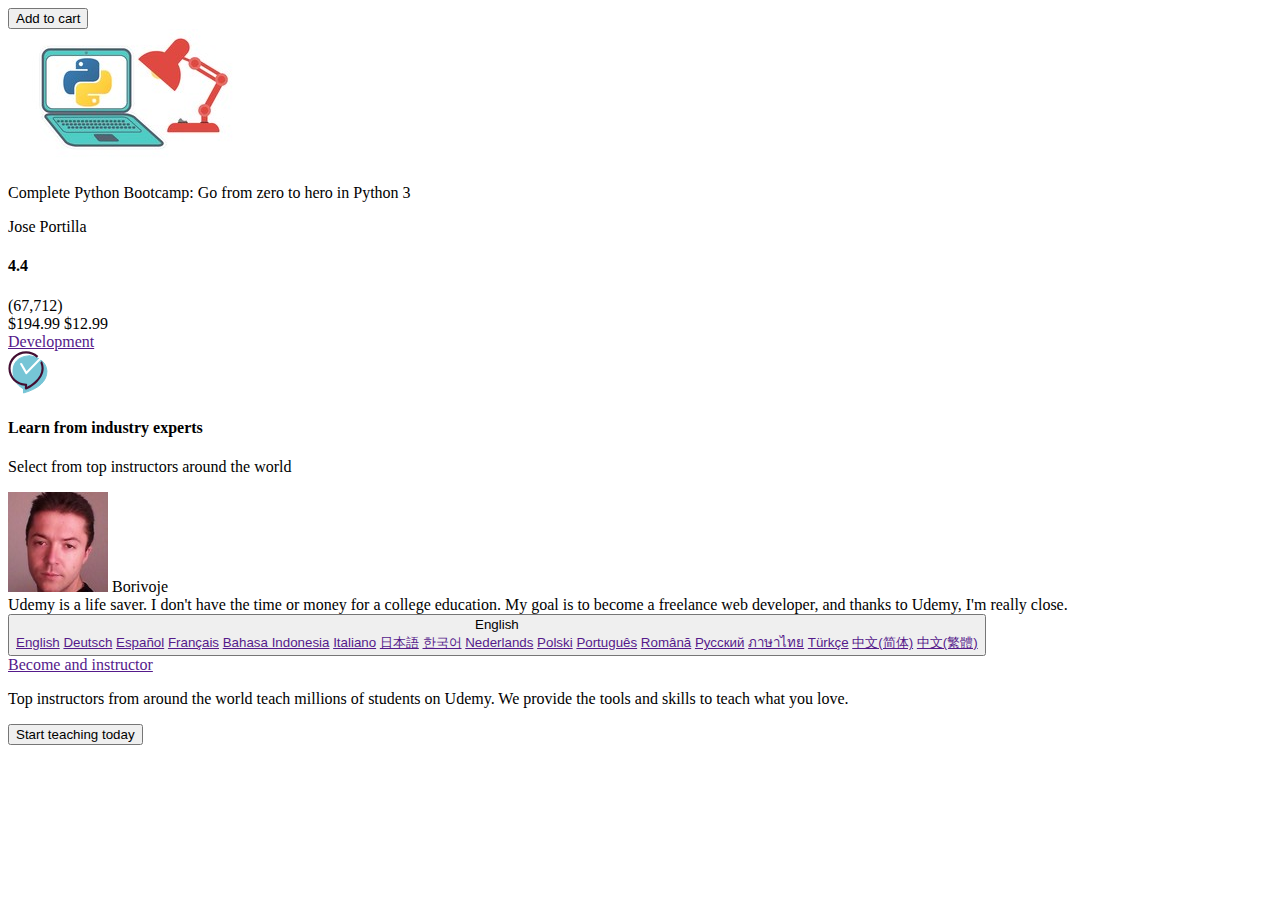
<file: test.html>
<!DOCTYPE html>
<html lang="en">
<head>
    <meta charset="UTF-8">
    <meta name="viewport" content="width=device-width, initial-scale=1.0">
    <title>Document</title>
</head>
<body>
    <div></div>
  <button class="button-1">Add to cart</button>
  <div class="course-item">
    <img src="./img/567828_67d0.jpg" alt="">
    <div class="course-item__bottom">
      <div class="course-item__title">
        <div>
          <p>Complete Python Bootcamp: Go from zero to hero in Python 3</p>
        </div>
        <span>Jose Portilla</span>
      </div>
      <div class="course-item__rated">
        <div class="course-item__star">
          <i class="fa fa-star"></i>
          <i class="fa fa-star"></i>
          <i class="fa fa-star"></i>
          <i class="fa fa-star"></i>
          <i class="fa fa-star-half-o"></i>
        </div>
        <h4 class="d-inline">4.4</h4>
        <span>(67,712)</span>
      </div>
      <div class="course-item__prices">
        <span>$194.99</span>
        <span>$12.99</span>
      </div>
    </div>
  </div>

  <div class="m-5"></div>
  <a class="text-decoration-none" href="">
    <div class="panel">
      <i class="fa fa-code"></i>
      <span>Development</span>
    </div>
  </a>

  <div class="new-chanel__values d-flex flex-column align-items-center">
    <img src="./img/learn_from_experts.svg" alt="">
    <h4>Learn from industry experts</h4>
    <p>Select from top instructors around the world</p>
  </div>

  <div class="review-card">
    <div class="review-card__top">
      <img src="./img/8872940_27b4_3.jpg" alt="">
      <span>Borivoje</span>
    </div>
    <div class="review-card__bottom">
      Udemy is a life saver. I don't have the time or money for a college education. My goal is to become a freelance
      web developer, and thanks to Udemy, I'm really close.
    </div>
  </div>

  <button class="btn-lang position-relative m-5">
    <i class="fas fa-globe-americas"></i>
    <span>English</span>
    <i class="fa fa-angle-up"></i>
    <div class="lang-select position-absolute list-unstyled">
      <a href="" class="text-decoration-none">English</a>
      <a href="" class="text-decoration-none">Deutsch</a>
      <a href="" class="text-decoration-none">Español</a>
      <a href="" class="text-decoration-none">Français</a>
      <a href="" class="text-decoration-none">Bahasa Indonesia</a>
      <a href="" class="text-decoration-none">Italiano</a>
      <a href="" class="text-decoration-none">日本語</a>
      <a href="" class="text-decoration-none">한국어</a>
      <a href="" class="text-decoration-none">Nederlands</a>
      <a href="" class="text-decoration-none">Polski</a>
      <a href="" class="text-decoration-none">Português</a>
      <a href="" class="text-decoration-none">Română</a>
      <a href="" class="text-decoration-none">Русский</a>
      <a href="" class="text-decoration-none">ภาษาไทย</a>
      <a href="" class="text-decoration-none">Türkçe</a>
      <a href="" class="text-decoration-none">中文(简体)</a>
      <a href="" class="text-decoration-none">中文(繁體)</a>
    </div>
  </button>
  <div class="partner d:flex flex-column">
    <a href="" class="d:block text-decoration-none">Become and instructor</a>
    <p>Top instructors from around the world teach millions of students on Udemy. We provide the tools and skills to
      teach what you love.</p>
    <button class="button-1">Start teaching today</button>
  </div>
  <div class="mb-5"></div>
</body>
</html>
</file>
<file: css/main.css>
* {
  padding: 0;
  margin: 0;
  -webkit-box-sizing: border-box;
          box-sizing: border-box;
}

html {
  font-size: 10px;
}

body {
  font-family: 'Roboto', 'Helventica', 'Arial', 'sans-serif';
  font-size: 1.5rem;
}

.button-1, .button-find, .header__input-search button, .value-pros h4, .course-item__title p, .course-item__prices span:last-child {
  font-size: 1.5rem;
  font-weight: 700;
}

.course-item__title p, .course-item__title span {
  white-space: nowrap;
  overflow: hidden;
  text-overflow: ellipsis;
}

.button-1, .button-find, .header__input-search button {
  padding: 1.1rem 1.2rem;
  background-color: #ec5252;
  color: #fff;
  border: 1px solid #fff;
  border-radius: 3px;
}

.button-1:hover, .button-find:hover, .header__input-search button:hover {
  background-color: #992337;
}

.button-find {
  background-color: #fff;
  color: #ec5252;
}

.button-find:hover {
  background-color: #ec5252;
  color: #fff;
}

.btn-lang {
  padding: 9px 26px 9px 10px;
  border: 1px solid #DDD;
  border-radius: 3px;
  -webkit-box-shadow: 1px 1px 3px #AAA;
          box-shadow: 1px 1px 3px #AAA;
}

.btn-lang i:first-child {
  margin-right: 1rem;
  font-size: 1.3rem;
}

.btn-lang i:last-of-type {
  font-size: 1.3rem;
  margin-left: 1rem;
}

.btn-lang span {
  font-size: 1.3rem;
  margin-right: 1.8rem;
}

.btn-lang:hover .lang-select {
  display: block;
}

.btn-lang .lang-select {
  bottom: 40px;
  left: 15px;
  margin: 0 0 0 -15px;
  border: 1px solid #DDD;
  -webkit-box-shadow: 1px 1px 4px #BBB;
          box-shadow: 1px 1px 4px #BBB;
  background-color: #FFF;
  text-align: left;
  display: none;
}

.btn-lang .lang-select a {
  display: block;
  font-size: 1.3rem;
  color: #686f7a;
  padding: 10px 30px 10px 10px;
}

.btn-lang .lang-select a:hover {
  background-color: #EEE;
}

.review-card {
  width: 448px;
  padding: 3.2rem;
}

.review-card__top {
  margin-bottom: 1.8rem;
}

.review-card__top img {
  border: 1px solid transparent;
  border-radius: 50%;
  width: 68px;
  margin-right: 1.6rem;
}

.review-card__top span {
  font-size: 1.5rem;
  font-weight: 700;
}

.review-card__bottom {
  font-size: 1.5rem;
}

.panel {
  width: 30%;
  padding: 1.5rem;
  display: -webkit-box;
  display: -ms-flexbox;
  display: flex;
  -webkit-box-align: center;
      -ms-flex-align: center;
          align-items: center;
  border: 1px solid #EEE;
  -webkit-box-shadow: 1px 1px 1px #999;
          box-shadow: 1px 1px 1px #999;
}

.panel i {
  font-size: 3.2rem;
  padding-right: 1.6rem;
  color: #14171C;
}

.panel span {
  font-size: 1.5rem;
  color: #14171C;
}

.panel:hover {
  border-color: #FFF;
  -webkit-box-shadow: 1px 1px 10px #888;
          box-shadow: 1px 1px 10px #888;
}

.partner {
  width: 240px;
  padding: 36px 0 22px;
  text-align: center;
}

.partner a {
  font-size: 1.8rem;
  font-weight: 700;
  color: #505763;
}

.partner p {
  font-size: 1.5rem;
}

.partner button {
  border-radius: 4px;
}

.value-pros {
  height: 100%;
  padding: 1.6rem;
  border: 1px solid #dedfe0;
  background: white;
}

.value-pros img {
  height: 60px;
}

.value-pros h4 {
  font-size: 1.9rem;
}

.value-pros p {
  font-size: 1.6rem;
}

.course-item {
  width: 240px;
  border: 1px solid #DDD;
  -webkit-box-shadow: 0 3px 3px #AAA;
          box-shadow: 0 3px 3px #AAA;
  padding-bottom: 15px;
}

.course-item img {
  width: 100%;
}

.course-item__bottom {
  padding: 1.5rem 1rem 0 1.5rem;
}

.course-item__title {
  margin-bottom: 1.5rem;
}

.course-item__title span {
  color: #686f7a;
}

.course-item__rated {
  display: -webkit-box;
  display: -ms-flexbox;
  display: flex;
  -webkit-box-align: center;
      -ms-flex-align: center;
          align-items: center;
  margin-bottom: 1rem;
}

.course-item__rated h4 {
  margin: 0 0.5rem;
  font-size: 1.3rem;
  font-weight: 700;
  color: #505763;
}

.course-item__rated span {
  font-size: 1.2rem;
  color: #686f7a;
}

.course-item__star {
  color: #f4c150;
  font-size: 1.2rem;
}

.course-item__prices {
  display: -webkit-box;
  display: -ms-flexbox;
  display: flex;
  -webkit-box-pack: right;
      -ms-flex-pack: right;
          justify-content: right;
  -webkit-box-align: center;
      -ms-flex-align: center;
          align-items: center;
}

.course-item__prices span:first-child {
  font-size: 1.3rem;
  text-decoration: line-through;
  margin-right: 1rem;
}

.course-item__prices span:last-child {
  font-size: 1.8rem;
  margin-right: 1rem;
}

.button-1, .button-find, .header__input-search button, .value-pros h4, .course-item__title p, .course-item__prices span:last-child {
  font-size: 1.5rem;
  font-weight: 700;
}

.course-item__title p, .course-item__title span {
  white-space: nowrap;
  overflow: hidden;
  text-overflow: ellipsis;
}

.header__content {
  padding: 10px 0;
}

.header__linear-gradient {
  width: 100%;
  height: 0.8rem;
  background: -webkit-gradient(linear, left top, right top, from(#645b53), color-stop(18.23%, #eb5252), color-stop(34.37%, #f78f2f), color-stop(48.96%, #f4c151), color-stop(66.15%, #52bb76), color-stop(82.29%, #26a5d7), to(#e069b7));
  background: linear-gradient(90deg, #645b53 0%, #eb5252 18.23%, #f78f2f 34.37%, #f4c151 48.96%, #52bb76 66.15%, #26a5d7 82.29%, #e069b7 100%);
}

.header__logo img {
  width: 120px;
}

.header__categories {
  border: 1px solid transparent;
  display: inline-block;
  color: #505763;
  padding: 10px;
  margin-right: 10px;
}

.header__categories i {
  color: #686f7a;
  margin-right: 5px;
}

.header__categories:hover {
  color: #505763;
  border: 1px solid #EEE;
  background-color: rgba(20, 23, 28, 0.05);
  border-radius: 3px;
}

.header__input-search input {
  text-indent: 10px;
  font-size: 15px;
  padding: 25px 0;
  border-color: rgba(222, 223, 224, 0.757);
  border-right-color: transparent;
  background-color: rgba(20, 23, 28, 0.05);
}

.header__input-search input:placeholder-shown {
  text-indent: 10px;
}

.header__input-search button {
  color: #505763;
  background-color: #ec5252;
  border-color: rgba(222, 223, 224, 0.757);
  border-top-right-radius: 3px;
  border-bottom-right-radius: 3px;
  border-left-color: transparent;
  color: #ec5252;
  background-color: rgba(20, 23, 28, 0.05);
}

.header__input-search button:hover {
  background-color: #ec5252;
  color: white;
  border-color: rgba(222, 223, 224, 0.757);
}

.header__info {
  border-right: 1px solid #dedfe0;
}

.header__info a {
  font-size: 1.2rem;
}

.header__buttons button:first-child {
  border: 1px solid black;
  background-color: white;
  color: #505763;
}

.header__buttons button:first-child:hover {
  color: black;
}

.header__cart a {
  padding: 10px 15px;
  border-radius: 50%;
  display: inline-block;
  border: 1px solid transparent;
  font-size: 20px;
  color: #505763;
}

.header__cart a:hover {
  background-color: rgba(20, 23, 28, 0.05);
}

.button-1, .button-find, .header__input-search button, .value-pros h4, .course-item__title p, .course-item__prices span:last-child {
  font-size: 1.5rem;
  font-weight: 700;
}

.course-item__title p, .course-item__title span {
  white-space: nowrap;
  overflow: hidden;
  text-overflow: ellipsis;
}

.carousel {
  display: block;
  height: 500px;
  background: url(../../img/banner.jpg) center center/cover no-repeat;
  position: relative;
  margin-bottom: 1.8rem;
}

.carousel__content {
  width: 25%;
  top: 30%;
  left: 15%;
  position: absolute;
}

@media only screen and (max-width: 992px) {
  .carousel__content {
    width: 40%;
  }
}

@media only screen and (max-width: 768px) {
  .carousel__content {
    top: 30%;
    left: 10%;
    position: absolute;
    width: 50%;
  }
}

@media only screen and (max-width: 480px) {
  .carousel__content {
    top: 30%;
    left: 0;
    position: absolute;
    width: 100%;
  }
}

.carousel__content h1 {
  font-size: 4rem;
  font-weight: 700;
  color: #dedfe0;
  margin-bottom: 1rem;
}

.carousel__content p {
  font-size: 1.8rem;
  font-weight: 400;
  color: #dedfe0;
  margin-bottom: 1.8rem;
}

.carousel__input-search input {
  padding: 20px 0;
  text-indent: 10px;
  font-size: 1.5rem;
}

.carousel__input-search input:placeholder-shown {
  text-indent: 10px;
}

.carousel__input-search input:focus {
  border-color: red;
}

.carousel__input-search button {
  padding: 0 20px;
  background: white;
  color: #ec5252;
  font-size: 1.8rem;
  border-color: #dedfe0;
  border-left: transparent;
}

.carousel__input-search button:hover {
  background: #ec5252;
  color: white;
}

.button-1, .button-find, .header__input-search button, .value-pros h4, .course-item__title p, .course-item__prices span:last-child {
  font-size: 1.5rem;
  font-weight: 700;
}

.course-item__title p, .course-item__title span {
  white-space: nowrap;
  overflow: hidden;
  text-overflow: ellipsis;
}

.panel {
  width: 30%;
  padding: 1.5rem;
  display: -webkit-box;
  display: -ms-flexbox;
  display: flex;
  -webkit-box-align: center;
      -ms-flex-align: center;
          align-items: center;
  border: 1px solid #EEE;
  -webkit-box-shadow: 1px 1px 1px #999;
          box-shadow: 1px 1px 1px #999;
}

.panel i {
  font-size: 3.2rem;
  padding-right: 1.6rem;
  color: #14171C;
}

.panel span {
  font-size: 1.5rem;
  color: #14171C;
}

.panel:hover {
  border-color: #FFF;
  -webkit-box-shadow: 1px 1px 10px #888;
          box-shadow: 1px 1px 10px #888;
}

.partner {
  width: 240px;
  padding: 36px 0 22px;
  text-align: center;
}

.partner a {
  font-size: 1.8rem;
  font-weight: 700;
  color: #505763;
}

.partner p {
  font-size: 1.5rem;
}

.partner button {
  border-radius: 4px;
}

.value-pros {
  height: 100%;
  padding: 1.6rem;
  border: 1px solid #dedfe0;
  background: white;
}

.value-pros img {
  height: 60px;
}

.value-pros h4 {
  font-size: 1.9rem;
}

.value-pros p {
  font-size: 1.6rem;
}

.owl-prev span {
  color: #007791;
  font-size: 40px;
  position: absolute;
  top: 30%;
  left: -2%;
  width: 40px;
  height: 40px;
  line-height: 35px;
  border: 1px solid #dedfe0;
  border-radius: 50%;
  background-color: white;
}

.owl-next span {
  color: #007791;
  font-size: 40px;
  position: absolute;
  top: 30%;
  right: -2%;
  width: 40px;
  height: 40px;
  line-height: 35px;
  border: 1px solid #dedfe0;
  border-radius: 50%;
  background-color: white;
}

.new-chanel__left {
  background: white;
  padding: 0 32px;
}

.new-chanel__left h3 {
  font-weight: 700;
}

.new-chanel__tabs#nav-tab.nav.nav-tabs.custom-nav {
  border: none;
  -webkit-box-pack: justify;
      -ms-flex-pack: justify;
          justify-content: space-between;
  -ms-flex-wrap: nowrap;
      flex-wrap: nowrap;
}

.new-chanel__tabs#nav-tab.nav.nav-tabs.custom-nav .nav-item {
  color: #505763;
  border: none;
  border-bottom: 1px solid #dedfe0;
  color: "";
}

.new-chanel__tabs#nav-tab.nav.nav-tabs.custom-nav .nav-item:hover {
  border: none;
  border-bottom: 1px solid #dedfe0;
}

.new-chanel__tabs#nav-tab.nav.nav-tabs.custom-nav .nav-item.nav-link.active {
  padding-bottom: 20px;
  border: none;
  border-bottom: 5px solid #007791;
}

.new-chanel__values {
  padding: 20px 0;
  background: #dedfe0;
}

.button-1, .button-find, .header__input-search button, .value-pros h4, .course-item__title p, .course-item__prices span:last-child {
  font-size: 1.5rem;
  font-weight: 700;
}

.course-item__title p, .course-item__title span {
  white-space: nowrap;
  overflow: hidden;
  text-overflow: ellipsis;
}

.viewing__content {
  padding: 20px 0;
}

.viewing__content span {
  font-size: 20px;
}
/*# sourceMappingURL=main.css.map */
</file>
